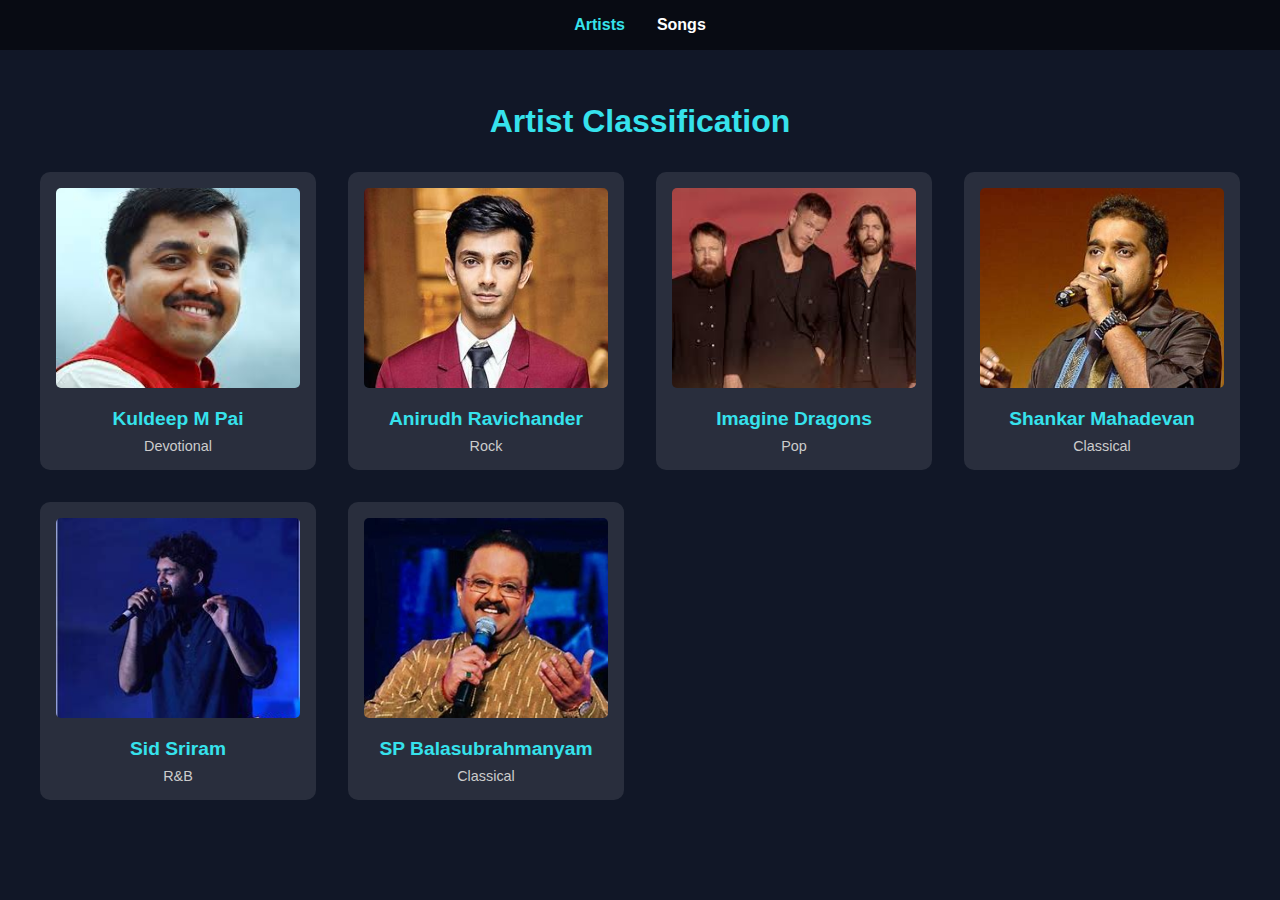
<file: Artists/index.html>
<!DOCTYPE html>
<html lang="en">
<head>
    <meta charset="UTF-8">
    <meta name="viewport" content="width=device-width, initial-scale=1.0">
    <title>Artist Classification - Music Website</title>
    <link rel="stylesheet" href="./style.css">
</head>
<body>
    <header>
        <nav>
            <ul>
                <li><a href="index.html" class="active">Artists</a></li>
                <li><a href="gallery.html">Songs</a></li>
            </ul>
        </nav>
    </header>
    <main>
        <h1>Artist Classification</h1>
        <div id="artist-list">
            <!-- Artists will be dynamically added here -->
        </div>
    </main>
    <script src="./script.js"></script>
</body>
</html>
</file>
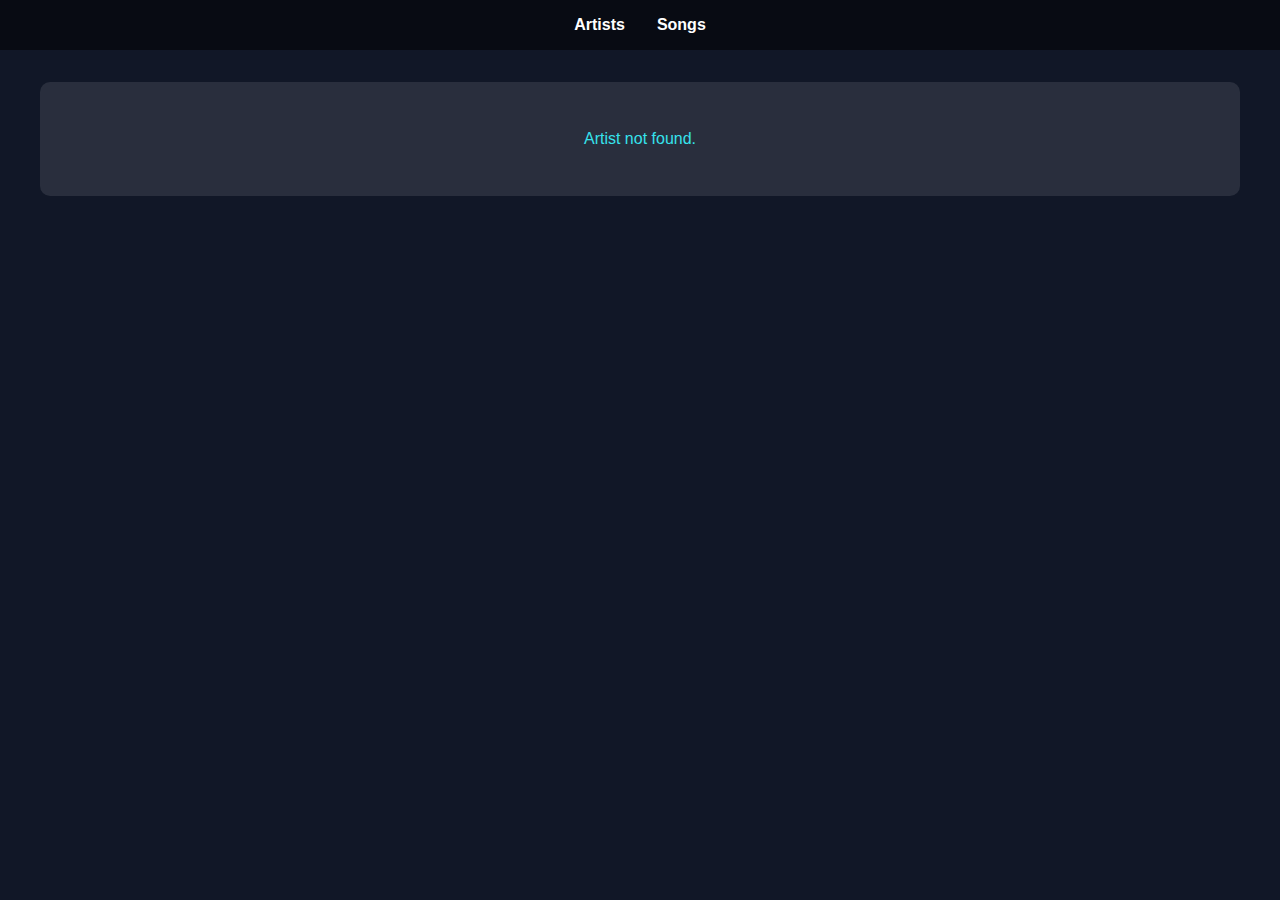
<file: Artists/biography.html>
<!DOCTYPE html>
<html lang="en">
<head>
    <meta charset="UTF-8">
    <meta name="viewport" content="width=device-width, initial-scale=1.0">
    <title>Artist Biography - Music Website</title>
    <link rel="stylesheet" href="./style.css">
</head>
<body>
    <header>
        <nav>
            <ul>
                <li><a href="index.html">Artists</a></li>
                <li><a href="gallery.html">Songs</a></li>
            </ul>
        </nav>
    </header>
    <main>
        <div id="artist-biography">
            <!-- Artist biography will be dynamically added here -->
        </div>
    </main>
    <script src="./script.js"></script>
</body>
</html>
</file>
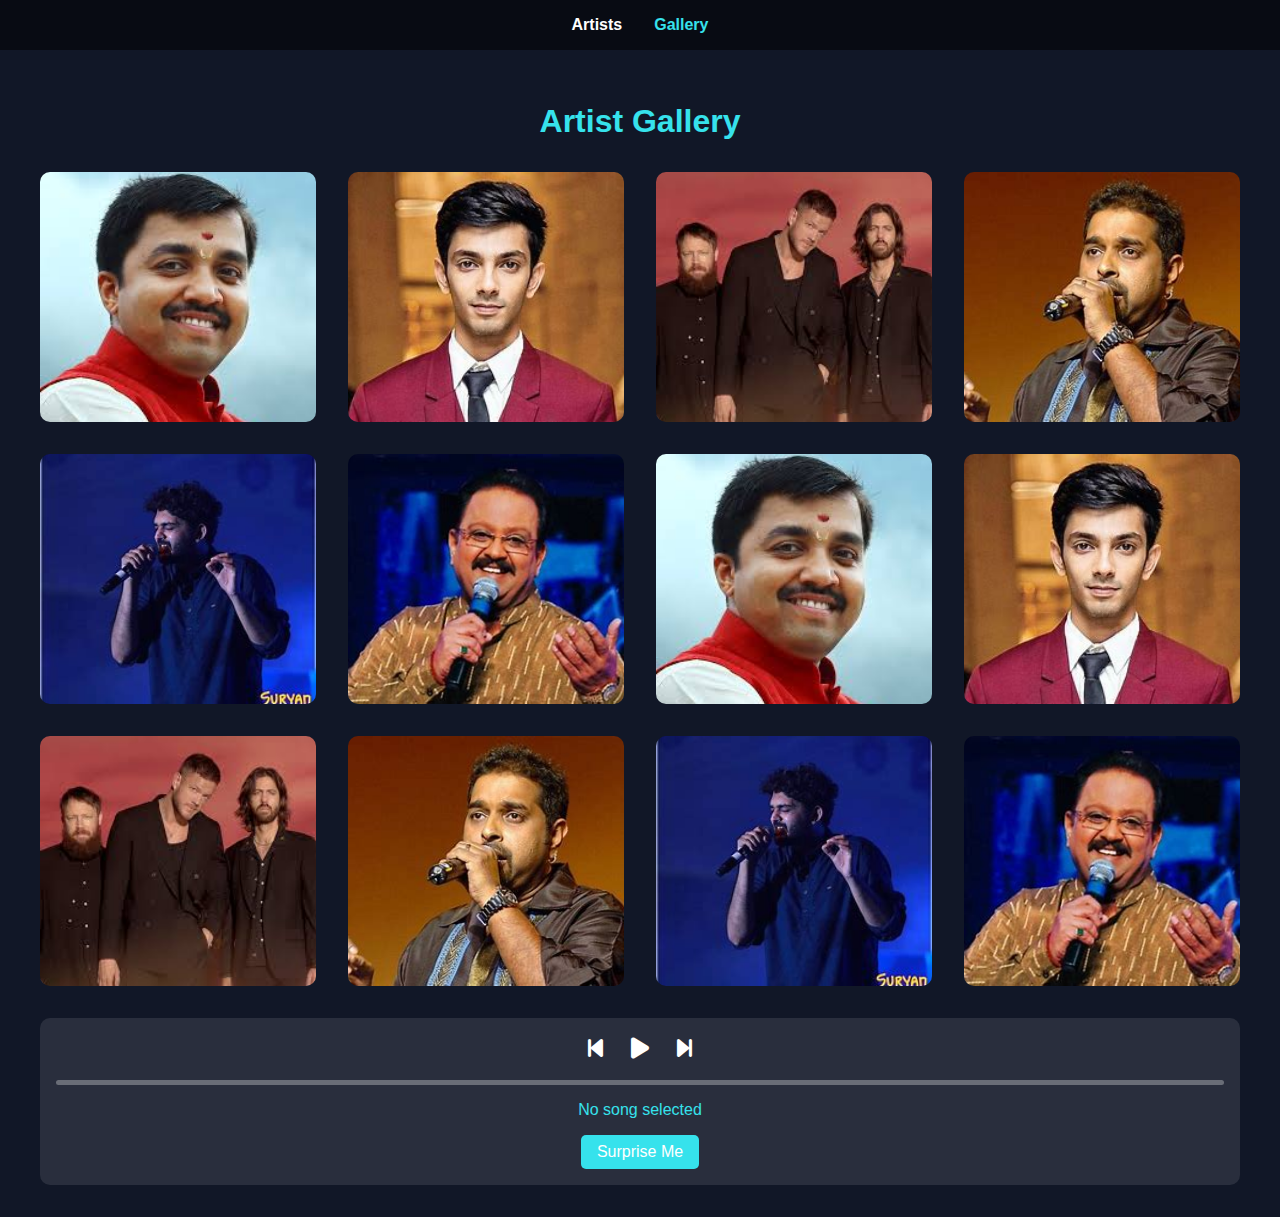
<file: Artists/gallery.html>
<!DOCTYPE html>
<html lang="en">
<head>
    <meta charset="UTF-8">
    <meta name="viewport" content="width=device-width, initial-scale=1.0">
    <title>Artist Gallery - Music Website</title>
    <link rel="stylesheet" href="./style.css">
    <link rel="stylesheet" href="https://cdnjs.cloudflare.com/ajax/libs/font-awesome/6.0.0-beta3/css/all.min.css">
</head>
<body>
    <header>
        <nav>
            <ul>
                <li><a href="index.html">Artists</a></li>
                <li><a href="gallery.html" class="active">Gallery</a></li>
            </ul>
        </nav>
    </header>
    <main>
        <h1>Artist Gallery</h1>
        <div id="artist-gallery"></div>
        <div id="music-player">
            <audio id="audio-player" src=""></audio>
            <div class="controls">
                <button id="prev-button"><i class="fas fa-step-backward"></i></button>
                <button id="play-pause-button"><i class="fas fa-play"></i></button>
                <button id="next-button"><i class="fas fa-step-forward"></i></button>
            </div>
            <div class="progress-container">
                <div class="progress-bar"></div>
            </div>
            <p id="current-song">No song selected</p>
            <button id="surprise-me-button">Surprise Me</button>
        </div>
    </main>
    <script src="./script.js"></script>
</body>
</html>
</file>
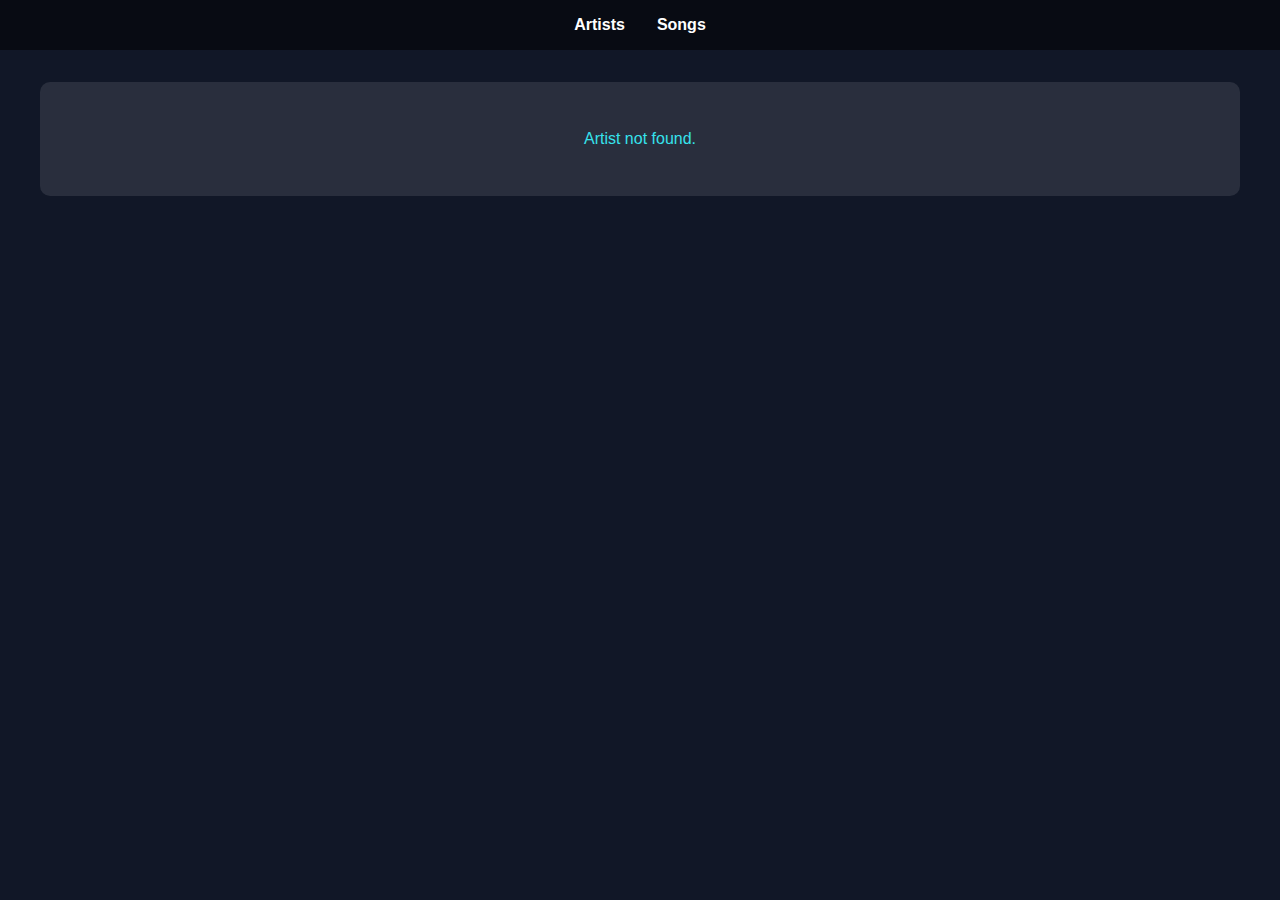
<file: Artists/playlist.html>
<!DOCTYPE html>
<html lang="en">
<head>
    <meta charset="UTF-8">
    <meta name="viewport" content="width=device-width, initial-scale=1.0">
    <title>Artist Playlist - Music Website</title>
    <link rel="stylesheet" href="./style.css">
</head>
<body>
    <header>
        <nav>
            <ul>
                <li><a href="index.html">Artists</a></li>
                <li><a href="gallery.html">Songs</a></li>
            </ul>
        </nav>
    </header>
    <main>
        <div id="artist-playlist">
            <!-- Artist playlist will be dynamically added here -->
        </div>
    </main>
    <script src="./script.js"></script>
</body>
</html>
</file>
<file: Artists/style.css>
body {
    font-family: Arial, sans-serif;
    margin: 0;
    padding: 0;
    /* background: linear-gradient(135deg, #111727, #36e2ec); */
    background: #111727;
    color: #36e2ec;
    min-height: 100vh;
}

header {
    background-color: rgba(0, 0, 0, 0.5);
    padding: 1rem;
}

nav ul {
    list-style-type: none;
    padding: 0;
    margin: 0;
    display: flex;
    justify-content: center;
}

nav ul li {
    margin: 0 1rem;
}

nav ul li a {
    color: #ffffff;
    text-decoration: none;
    font-weight: bold;
    transition: color 0.3s ease;
}

nav ul li a:hover, nav ul li a.active {
    color: #36e2ec;
}

main {
    max-width: 1200px;
    margin: 0 auto;
    padding: 2rem;
}

h1 {
    text-align: center;
    margin-bottom: 2rem;
}

#artist-list, #artist-gallery {
    display: grid;
    grid-template-columns: repeat(auto-fill, minmax(250px, 1fr));
    gap: 2rem;
}

.artist-card {
    background-color: rgba(255, 255, 255, 0.1);
    border-radius: 10px;
    padding: 1rem;
    text-align: center;
    transition: transform 0.3s ease;
}

.artist-card:hover {
    transform: scale(1.05);
}

.artist-card img {
    width: 100%;
    height: 200px;
    object-fit: cover;
    border-radius: 5px;
    margin-bottom: 1rem;
    cursor: pointer;
}

.artist-card h2 {
    margin: 0;
    font-size: 1.2rem;
}

.artist-card p {
    margin: 0.5rem 0 0;
    font-size: 0.9rem;
    color: #cccccc;
}

#artist-gallery img {
    width: 100%;
    height: 250px;
    object-fit: cover;
    border-radius: 10px;
    cursor: pointer;
    transition: transform 0.3s ease;
}

#artist-gallery img:hover {
    transform: scale(1.05);
}

#artist-biography, #artist-playlist {
    background-color: rgba(255, 255, 255, 0.1);
    border-radius: 10px;
    padding: 2rem;
    text-align: center;
}

.biography-image, .playlist-image {
    width: 200px;
    height: 200px;
    object-fit: cover;
    border-radius: 50%;
    margin-bottom: 1rem;
}

.playlist {
    list-style-type: none;
    padding: 0;
    text-align: left;
    max-width: 300px;
    margin: 0 auto;
}

.playlist li {
    background-color: rgba(255, 255, 255, 0.1);
    margin-bottom: 0.5rem;
    padding: 0.5rem 1rem;
    border-radius: 5px;
}

@media (max-width: 768px) {
    #artist-list, #artist-gallery {
        grid-template-columns: repeat(auto-fill, minmax(200px, 1fr));
    }
}


#music-player {
    background-color: rgba(255, 255, 255, 0.1);
    border-radius: 10px;
    padding: 1rem;
    margin-top: 2rem;
    text-align: center;
}

.controls {
    display: flex;
    justify-content: center;
    margin-bottom: 1rem;
}

.controls button {
    background-color: transparent;
    border: none;
    color: #ffffff;
    font-size: 1.5rem;
    margin: 0 0.5rem;
    cursor: pointer;
    transition: color 0.3s ease;
}

.controls button:hover {
    color: #36e2ec;
}

.progress-container {
    background-color: rgba(255, 255, 255, 0.3);
    border-radius: 5px;
    height: 5px;
    width: 100%;
    margin-bottom: 1rem;
    cursor: pointer;
}

.progress-bar {
    background-color: #36e2ec;
    border-radius: 5px;
    height: 100%;
    width: 0;
    transition: width 0.1s linear;
}

#current-song {
    margin-bottom: 1rem;
}

#surprise-me-button {
    background-color: #36e2ec;
    border: none;
    border-radius: 5px;
    color: #ffffff;
    cursor: pointer;
    font-size: 1rem;
    padding: 0.5rem 1rem;
    transition: background-color 0.3s ease;
}

#surprise-me-button:hover {
    background-color: #2bc4d4;
}

#artist-gallery img {
    transition: transform 0.3s ease, box-shadow 0.3s ease;
}

#artist-gallery img:hover {
    transform: scale(1.05);
    box-shadow: 0 0 15px rgba(54, 226, 236, 0.5);
}
</file>
